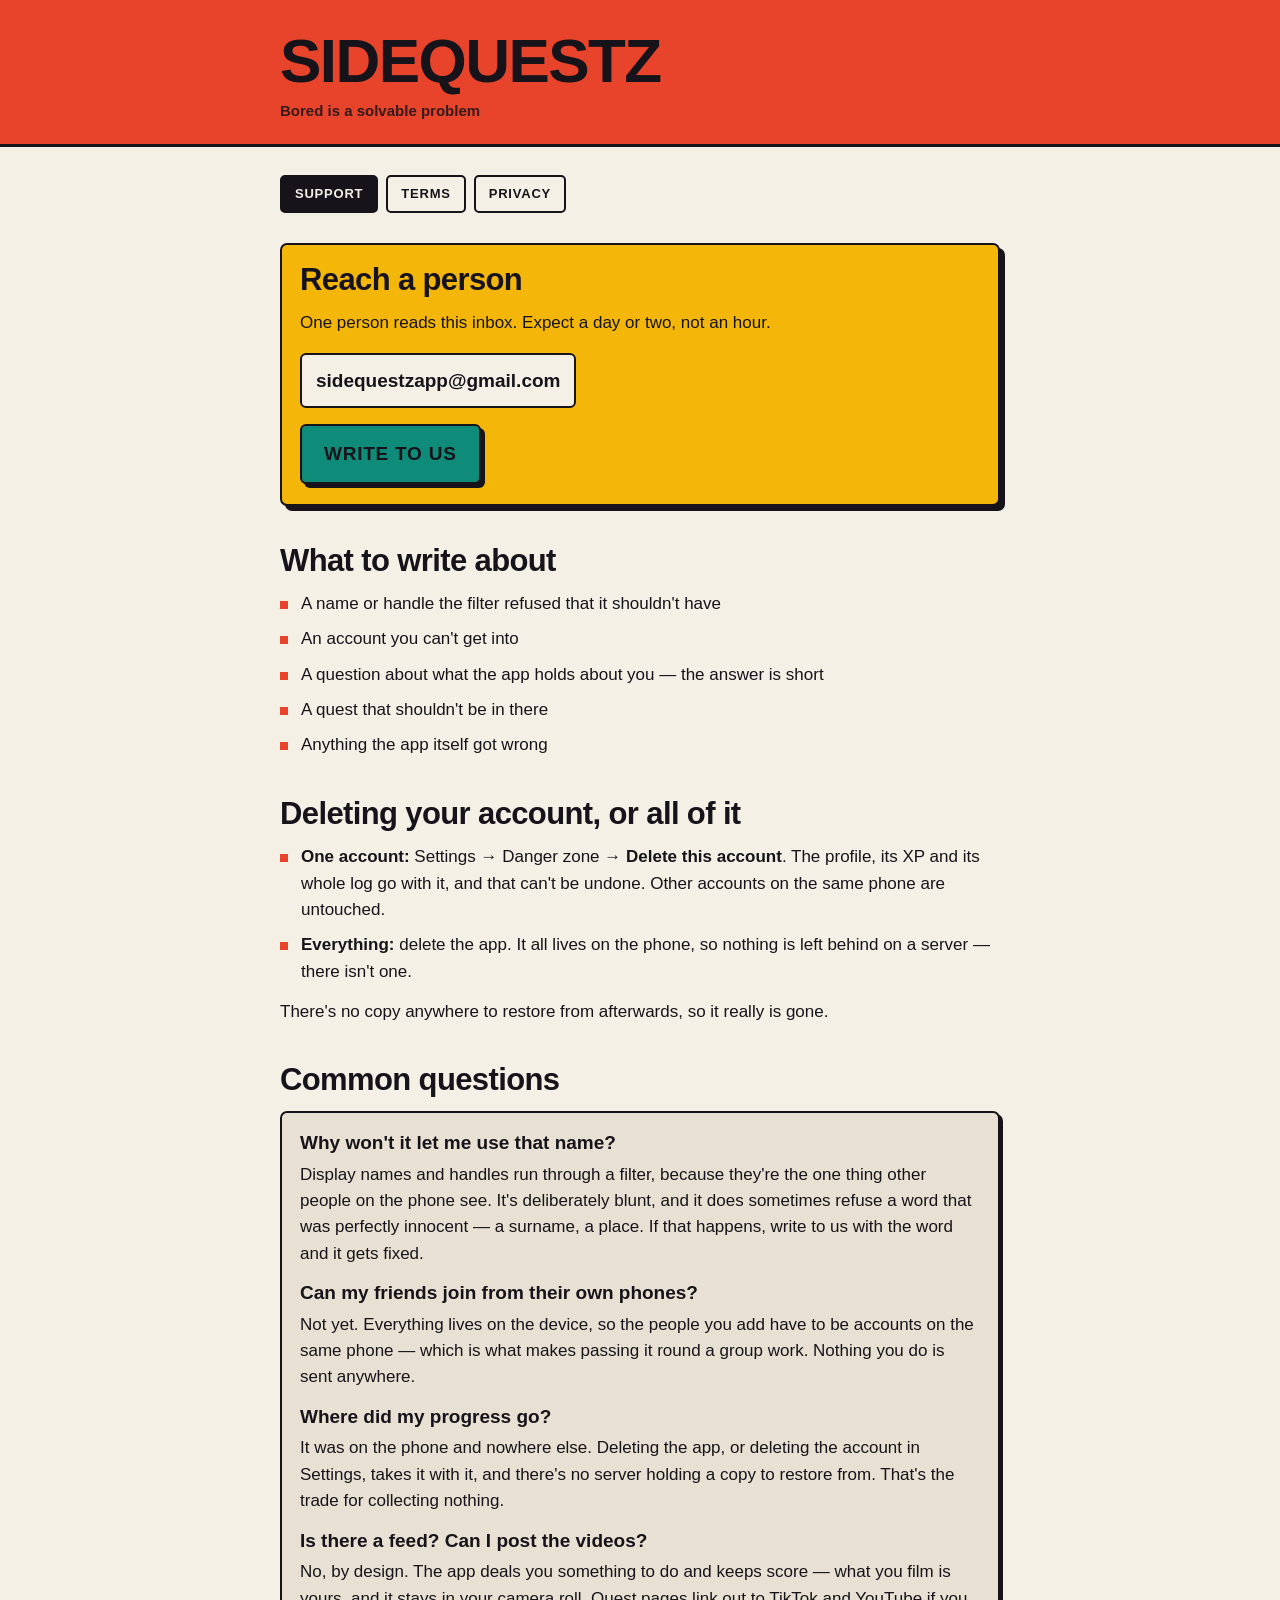
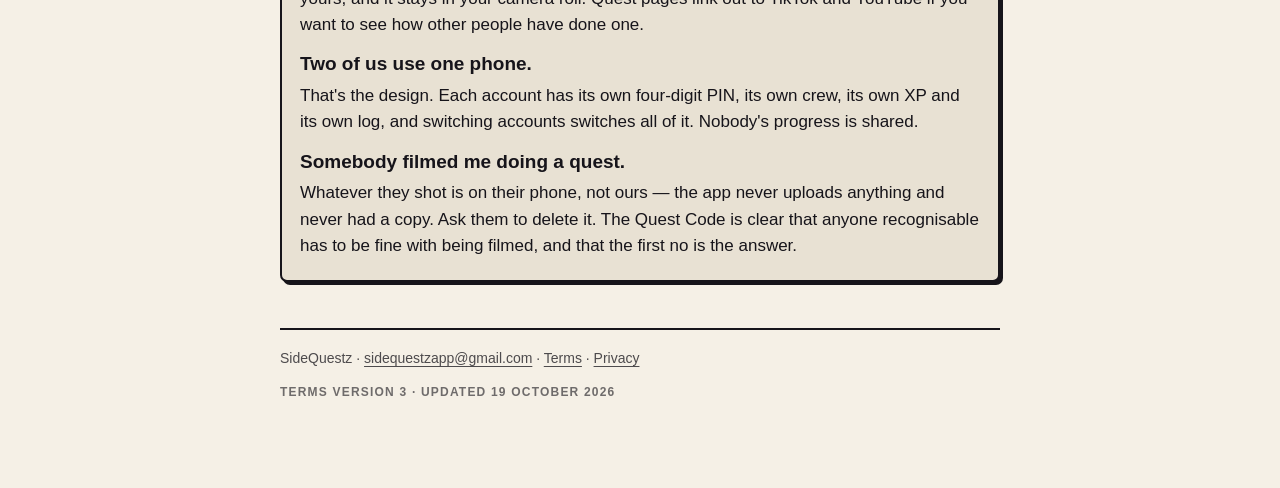
<file: index.html>
<!doctype html>
<html lang="en">
<head>
<meta charset="utf-8">
<meta name="viewport" content="width=device-width, initial-scale=1">
<title>Support — SideQuestz</title>
<meta name="description" content="Help, terms and privacy for SideQuestz, the quest app.">
<meta name="color-scheme" content="light dark">
<link rel="stylesheet" href="style.css">
</head>
<body>
  <header class="masthead">
    <div class="wrap">
      <h1 class="wordmark">SideQuestz</h1>
      <p class="strap">Bored is a solvable problem</p>
    </div>
  </header>
  <div class="wrap">
    <nav>
      <a href="index.html" aria-current="page">Support</a>
      <a href="terms.html">Terms</a>
      <a href="privacy.html">Privacy</a>
    </nav>
    <div class="panel loud">
      <h2>Reach a person</h2>
      <p>One person reads this inbox. Expect a day or two, not an hour.</p>
      <div class="address">sidequestzapp@gmail.com</div><br>
      <a class="write" href="mailto:sidequestzapp@gmail.com?subject=SideQuestz%20%E2%80%94%20help">Write to us</a>
    </div>

    <h2>What to write about</h2>
  <ul>
    <li>A name or handle the filter refused that it shouldn't have</li>
    <li>An account you can't get into</li>
    <li>A question about what the app holds about you — the answer is short</li>
    <li>A quest that shouldn't be in there</li>
    <li>Anything the app itself got wrong</li>
  </ul>


    <h2>Deleting your account, or all of it</h2>
    <ul>
      <li><strong>One account:</strong> Settings &rarr; Danger zone &rarr; <strong>Delete this account</strong>.
          The profile, its XP and its whole log go with it, and that can't be undone. Other accounts on the
          same phone are untouched.</li>
      <li><strong>Everything:</strong> delete the app. It all lives on the phone, so nothing is left behind
          on a server — there isn't one.</li>
    </ul>
    <p>There's no copy anywhere to restore from afterwards, so it really is gone.</p>

    <h2>Common questions</h2>
    <div class="panel quiet">
      <h3>Why won't it let me use that name?</h3>
      <p>Display names and handles run through a filter, because they're the one thing other people on the phone see. It's deliberately blunt, and it does sometimes refuse a word that was perfectly innocent — a surname, a place. If that happens, write to us with the word and it gets fixed.</p>
      <h3>Can my friends join from their own phones?</h3>
      <p>Not yet. Everything lives on the device, so the people you add have to be accounts on the same phone — which is what makes passing it round a group work. Nothing you do is sent anywhere.</p>
      <h3>Where did my progress go?</h3>
      <p>It was on the phone and nowhere else. Deleting the app, or deleting the account in Settings, takes it with it, and there's no server holding a copy to restore from. That's the trade for collecting nothing.</p>
      <h3>Is there a feed? Can I post the videos?</h3>
      <p>No, by design. The app deals you something to do and keeps score — what you film is yours, and it stays in your camera roll. Quest pages link out to TikTok and YouTube if you want to see how other people have done one.</p>
      <h3>Two of us use one phone.</h3>
      <p>That's the design. Each account has its own four-digit PIN, its own crew, its own XP and its own log, and switching accounts switches all of it. Nobody's progress is shared.</p>
      <h3>Somebody filmed me doing a quest.</h3>
      <p>Whatever they shot is on their phone, not ours — the app never uploads anything and never had a copy. Ask them to delete it. The Quest Code is clear that anyone recognisable has to be fine with being filmed, and that the first no is the answer.</p>
    </div>

    <footer>
      <p>SideQuestz · <a href="mailto:sidequestzapp@gmail.com">sidequestzapp@gmail.com</a> · <a href="terms.html">Terms</a> · <a href="privacy.html">Privacy</a></p>
      <p class="stamp">Terms version 3 · updated 19 October 2026</p>
    </footer>
  </div>
</body>
</html>
</file>
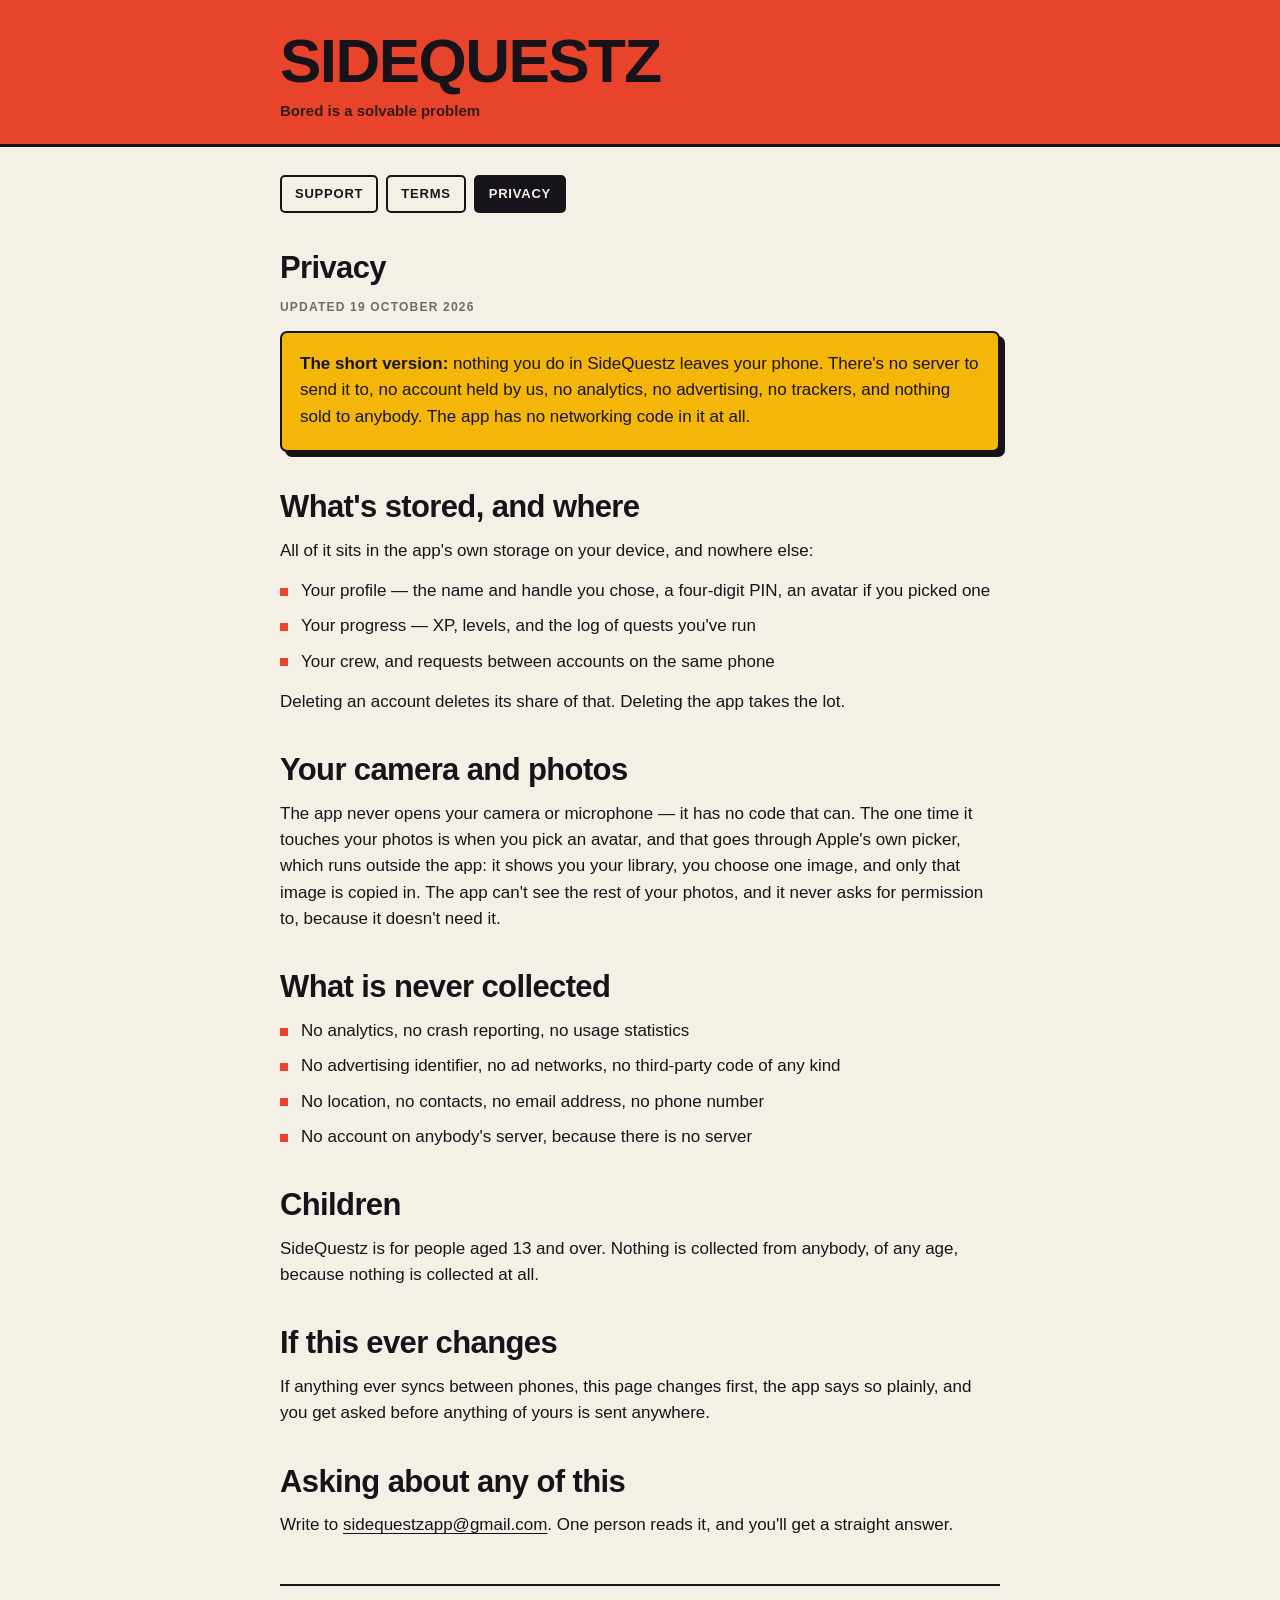
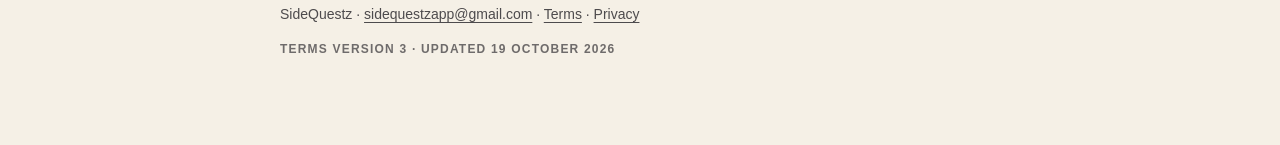
<file: privacy.html>
<!doctype html>
<html lang="en">
<head>
<meta charset="utf-8">
<meta name="viewport" content="width=device-width, initial-scale=1">
<title>Privacy — SideQuestz</title>
<meta name="description" content="Help, terms and privacy for SideQuestz, the quest app.">
<meta name="color-scheme" content="light dark">
<link rel="stylesheet" href="style.css">
</head>
<body>
  <header class="masthead">
    <div class="wrap">
      <h1 class="wordmark">SideQuestz</h1>
      <p class="strap">Bored is a solvable problem</p>
    </div>
  </header>
  <div class="wrap">
    <nav>
      <a href="index.html">Support</a>
      <a href="terms.html">Terms</a>
      <a href="privacy.html" aria-current="page">Privacy</a>
    </nav>
    <h2>Privacy</h2>
    <p class="stamp">Updated 19 October 2026</p>

    <div class="panel loud">
      <p><strong>The short version:</strong> nothing you do in SideQuestz leaves your phone. There's no server
         to send it to, no account held by us, no analytics, no advertising, no trackers, and nothing sold to
         anybody. The app has no networking code in it at all.</p>
    </div>

    <h2>What's stored, and where</h2>
    <p>All of it sits in the app's own storage on your device, and nowhere else:</p>
  <ul>
    <li>Your profile — the name and handle you chose, a four-digit PIN, an avatar if you picked one</li>
    <li>Your progress — XP, levels, and the log of quests you've run</li>
    <li>Your crew, and requests between accounts on the same phone</li>
  </ul>

    <p>Deleting an account deletes its share of that. Deleting the app takes the lot.</p>

    <h2>Your camera and photos</h2>
    <p>The app never opens your camera or microphone — it has no code that can. The one time it touches your
       photos is when you pick an avatar, and that goes through Apple's own picker, which runs outside the
       app: it shows you your library, you choose one image, and only that image is copied in. The app can't
       see the rest of your photos, and it never asks for permission to, because it doesn't need it.</p>

    <h2>What is never collected</h2>
  <ul>
    <li>No analytics, no crash reporting, no usage statistics</li>
    <li>No advertising identifier, no ad networks, no third-party code of any kind</li>
    <li>No location, no contacts, no email address, no phone number</li>
    <li>No account on anybody's server, because there is no server</li>
  </ul>


    <h2>Children</h2>
    <p>SideQuestz is for people aged 13 and over. Nothing is collected from anybody, of any age, because
       nothing is collected at all.</p>

    <h2>If this ever changes</h2>
    <p>If anything ever syncs between phones, this page changes first, the app says so plainly, and you get
       asked before anything of yours is sent anywhere.</p>

    <h2>Asking about any of this</h2>
    <p>Write to <a href="mailto:sidequestzapp@gmail.com?subject=SideQuestz%20%E2%80%94%20my%20account">sidequestzapp@gmail.com</a>. One person
       reads it, and you'll get a straight answer.</p>

    <footer>
      <p>SideQuestz · <a href="mailto:sidequestzapp@gmail.com">sidequestzapp@gmail.com</a> · <a href="terms.html">Terms</a> · <a href="privacy.html">Privacy</a></p>
      <p class="stamp">Terms version 3 · updated 19 October 2026</p>
    </footer>
  </div>
</body>
</html>
</file>
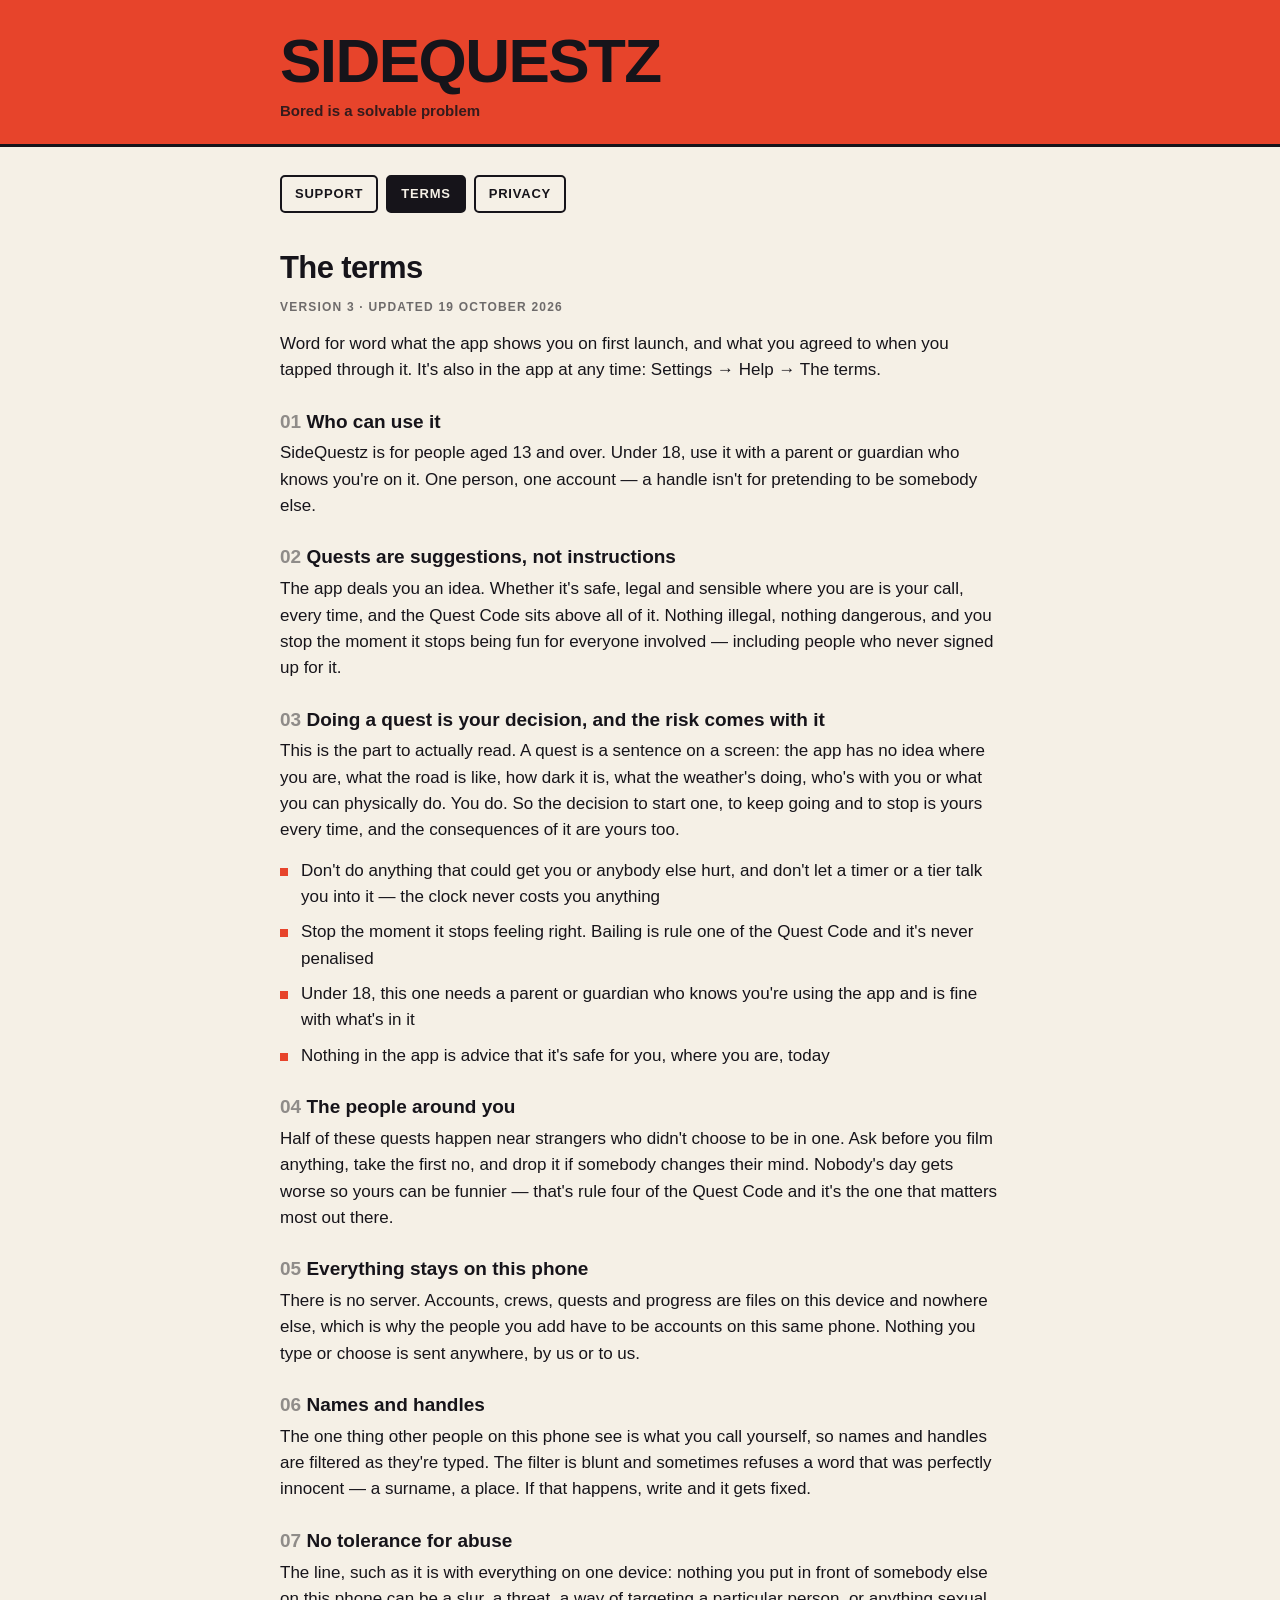
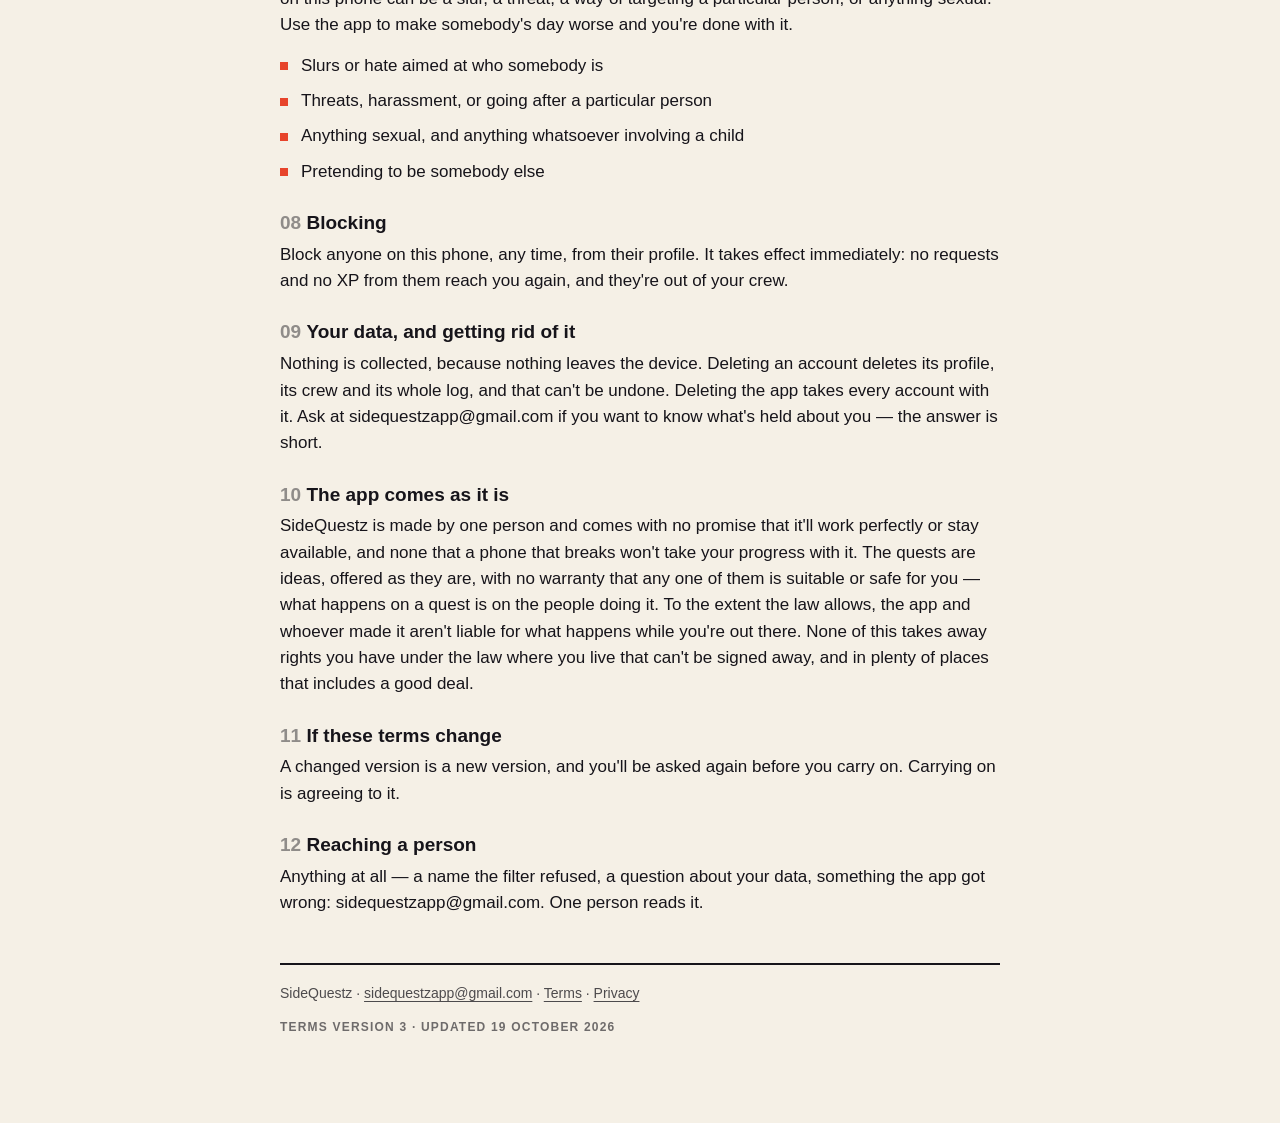
<file: terms.html>
<!doctype html>
<html lang="en">
<head>
<meta charset="utf-8">
<meta name="viewport" content="width=device-width, initial-scale=1">
<title>Terms — SideQuestz</title>
<meta name="description" content="Help, terms and privacy for SideQuestz, the quest app.">
<meta name="color-scheme" content="light dark">
<link rel="stylesheet" href="style.css">
</head>
<body>
  <header class="masthead">
    <div class="wrap">
      <h1 class="wordmark">SideQuestz</h1>
      <p class="strap">Bored is a solvable problem</p>
    </div>
  </header>
  <div class="wrap">
    <nav>
      <a href="index.html">Support</a>
      <a href="terms.html" aria-current="page">Terms</a>
      <a href="privacy.html">Privacy</a>
    </nav>
    <h2>The terms</h2>
    <p class="stamp">Version 3 · updated 19 October 2026</p>
    <p>Word for word what the app shows you on first launch, and what you agreed to when you tapped
       through it. It's also in the app at any time: Settings → Help → The terms.</p>

    <div class="clauses">
      <div class="clause">
        <h3>Who can use it</h3>
        <p>SideQuestz is for people aged 13 and over. Under 18, use it with a parent or guardian who knows you're on it. One person, one account — a handle isn't for pretending to be somebody else.</p>
      </div>
      <div class="clause">
        <h3>Quests are suggestions, not instructions</h3>
        <p>The app deals you an idea. Whether it's safe, legal and sensible where you are is your call, every time, and the Quest Code sits above all of it. Nothing illegal, nothing dangerous, and you stop the moment it stops being fun for everyone involved — including people who never signed up for it.</p>
      </div>
      <div class="clause">
        <h3>Doing a quest is your decision, and the risk comes with it</h3>
        <p>This is the part to actually read. A quest is a sentence on a screen: the app has no idea where you are, what the road is like, how dark it is, what the weather's doing, who's with you or what you can physically do. You do. So the decision to start one, to keep going and to stop is yours every time, and the consequences of it are yours too.</p>
        <ul>
          <li>Don't do anything that could get you or anybody else hurt, and don't let a timer or a tier talk you into it — the clock never costs you anything</li>
          <li>Stop the moment it stops feeling right. Bailing is rule one of the Quest Code and it's never penalised</li>
          <li>Under 18, this one needs a parent or guardian who knows you're using the app and is fine with what's in it</li>
          <li>Nothing in the app is advice that it's safe for you, where you are, today</li>
        </ul>
      </div>
      <div class="clause">
        <h3>The people around you</h3>
        <p>Half of these quests happen near strangers who didn't choose to be in one. Ask before you film anything, take the first no, and drop it if somebody changes their mind. Nobody's day gets worse so yours can be funnier — that's rule four of the Quest Code and it's the one that matters most out there.</p>
      </div>
      <div class="clause">
        <h3>Everything stays on this phone</h3>
        <p>There is no server. Accounts, crews, quests and progress are files on this device and nowhere else, which is why the people you add have to be accounts on this same phone. Nothing you type or choose is sent anywhere, by us or to us.</p>
      </div>
      <div class="clause">
        <h3>Names and handles</h3>
        <p>The one thing other people on this phone see is what you call yourself, so names and handles are filtered as they're typed. The filter is blunt and sometimes refuses a word that was perfectly innocent — a surname, a place. If that happens, write and it gets fixed.</p>
      </div>
      <div class="clause">
        <h3>No tolerance for abuse</h3>
        <p>The line, such as it is with everything on one device: nothing you put in front of somebody else on this phone can be a slur, a threat, a way of targeting a particular person, or anything sexual. Use the app to make somebody's day worse and you're done with it.</p>
        <ul>
          <li>Slurs or hate aimed at who somebody is</li>
          <li>Threats, harassment, or going after a particular person</li>
          <li>Anything sexual, and anything whatsoever involving a child</li>
          <li>Pretending to be somebody else</li>
        </ul>
      </div>
      <div class="clause">
        <h3>Blocking</h3>
        <p>Block anyone on this phone, any time, from their profile. It takes effect immediately: no requests and no XP from them reach you again, and they're out of your crew.</p>
      </div>
      <div class="clause">
        <h3>Your data, and getting rid of it</h3>
        <p>Nothing is collected, because nothing leaves the device. Deleting an account deletes its profile, its crew and its whole log, and that can't be undone. Deleting the app takes every account with it. Ask at sidequestzapp@gmail.com if you want to know what's held about you — the answer is short.</p>
      </div>
      <div class="clause">
        <h3>The app comes as it is</h3>
        <p>SideQuestz is made by one person and comes with no promise that it'll work perfectly or stay available, and none that a phone that breaks won't take your progress with it. The quests are ideas, offered as they are, with no warranty that any one of them is suitable or safe for you — what happens on a quest is on the people doing it. To the extent the law allows, the app and whoever made it aren't liable for what happens while you're out there. None of this takes away rights you have under the law where you live that can't be signed away, and in plenty of places that includes a good deal.</p>
      </div>
      <div class="clause">
        <h3>If these terms change</h3>
        <p>A changed version is a new version, and you'll be asked again before you carry on. Carrying on is agreeing to it.</p>
      </div>
      <div class="clause">
        <h3>Reaching a person</h3>
        <p>Anything at all — a name the filter refused, a question about your data, something the app got wrong: sidequestzapp@gmail.com. One person reads it.</p>
      </div>
    </div>

    <footer>
      <p>SideQuestz · <a href="mailto:sidequestzapp@gmail.com">sidequestzapp@gmail.com</a> · <a href="terms.html">Terms</a> · <a href="privacy.html">Privacy</a></p>
      <p class="stamp">Terms version 3 · updated 19 October 2026</p>
    </footer>
  </div>
</body>
</html>
</file>
<file: style.css>
/* Generated by tools/site/build_site.py — the app's own audited
   palettes, so the site and the app are the same colours. */
:root {
  --paper: #f5f0e6;
  --deep: #e8e1d3;
  --edge: #dad2c2;
  --ink: #16141a;
  --red: #e7442b;
  --orange: #f18021;
  --yellow: #f4b608;
  --teal: #0e8c79;
  --blue: #285cc8;
  --violet: #6749bf;
  --pink: #d4427b;
  --on-spot: #16141a;
}

@media (prefers-color-scheme: dark) {
  :root {
    --paper: #16141a;
    --deep: #211e26;
    --edge: #2f2c35;
    --ink: #f3ecdd;
    --red: #e0513a;
    --orange: #d16a1c;
    --yellow: #af7e0f;
    --teal: #178a77;
    --blue: #5070db;
    --violet: #866bdb;
    --pink: #d35089;
    --on-spot: #16141a;
  }
}

*, *::before, *::after { box-sizing: border-box; }

body {
  margin: 0;
  padding: 0 16px 72px;
  background: var(--paper);
  color: var(--ink);
  font: 17px/1.55 ui-sans-serif, -apple-system, "Segoe UI", Roboto, sans-serif;
  -webkit-text-size-adjust: 100%;
}

.wrap { max-width: 720px; margin: 0 auto; }

header.masthead {
  margin: 0 -16px 28px;
  padding: 34px 16px 22px;
  background: var(--red);
  border-bottom: 3px solid var(--ink);
}
header.masthead .wrap { display: block; }
.wordmark {
  margin: 0;
  font-size: clamp(38px, 11vw, 62px);
  font-weight: 900;
  line-height: 0.88;
  letter-spacing: -0.025em;
  text-transform: uppercase;
  color: var(--on-spot);
}
.strap {
  margin: 10px 0 0;
  font-size: 15px;
  font-weight: 600;
  color: var(--on-spot);
  opacity: 0.85;
}

nav { display: flex; flex-wrap: wrap; gap: 8px; margin: 0 0 30px; }
nav a {
  padding: 7px 13px;
  font-size: 13px;
  font-weight: 800;
  letter-spacing: 0.06em;
  text-transform: uppercase;
  text-decoration: none;
  color: var(--ink);
  background: var(--paper);
  border: 2px solid var(--ink);
  border-radius: 5px;
}
nav a[aria-current="page"] { background: var(--ink); color: var(--paper); }

h2 {
  margin: 38px 0 14px;
  font-size: clamp(24px, 6vw, 31px);
  font-weight: 900;
  letter-spacing: -0.02em;
  line-height: 1.08;
}
h3 { margin: 26px 0 7px; font-size: 19px; font-weight: 800; line-height: 1.25; }
p { margin: 0 0 14px; }
a { color: inherit; text-underline-offset: 3px; }

.panel {
  padding: 18px 18px 20px;
  margin: 0 0 20px;
  background: var(--paper);
  border: 2.5px solid var(--ink);
  border-radius: 7px;
  box-shadow: 5px 5px 0 var(--ink);
}
.panel.loud { background: var(--yellow); color: var(--on-spot); }
.panel.quiet { background: var(--deep); box-shadow: 3px 3px 0 var(--ink); }
.panel > :last-child { margin-bottom: 0; }
.panel h2, .panel h3 { margin-top: 0; }

.address {
  display: inline-block;
  margin: 2px 0 16px;
  padding: 11px 14px;
  background: var(--paper);
  color: var(--ink);
  border: 2px solid var(--ink);
  border-radius: 6px;
  font-size: clamp(15px, 4.4vw, 19px);
  font-weight: 700;
  word-break: break-all;
}
.write {
  display: inline-block;
  padding: 13px 22px;
  background: var(--teal);
  color: var(--on-spot);
  border: 2.5px solid var(--ink);
  border-radius: 6px;
  box-shadow: 4px 4px 0 var(--ink);
  font-size: 19px;
  font-weight: 900;
  letter-spacing: 0.04em;
  text-transform: uppercase;
  text-decoration: none;
}
.write:active { transform: translate(2px, 2px); box-shadow: 2px 2px 0 var(--ink); }

ul { margin: 0 0 14px; padding: 0; list-style: none; }
ul li { position: relative; margin: 0 0 9px; padding-left: 21px; }
ul li::before {
  content: "";
  position: absolute;
  left: 0; top: 0.58em;
  width: 8px; height: 8px;
  background: var(--red);
}
ol { margin: 0 0 14px; padding-left: 22px; }
ol li { margin: 0 0 9px; }

.clause { counter-increment: clause; }
.clause h3::before {
  content: counter(clause, decimal-leading-zero) " ";
  color: var(--ink);
  opacity: 0.45;
  font-variant-numeric: tabular-nums;
}
.clauses { counter-reset: clause; }

.stamp {
  font-size: 12px;
  font-weight: 800;
  letter-spacing: 0.1em;
  text-transform: uppercase;
  opacity: 0.6;
}

footer {
  margin-top: 46px;
  padding-top: 18px;
  border-top: 2.5px solid var(--ink);
}
footer p { font-size: 14px; opacity: 0.75; }

@media (max-width: 420px) {
  .panel { padding: 15px; box-shadow: 4px 4px 0 var(--ink); }
}
</file>
